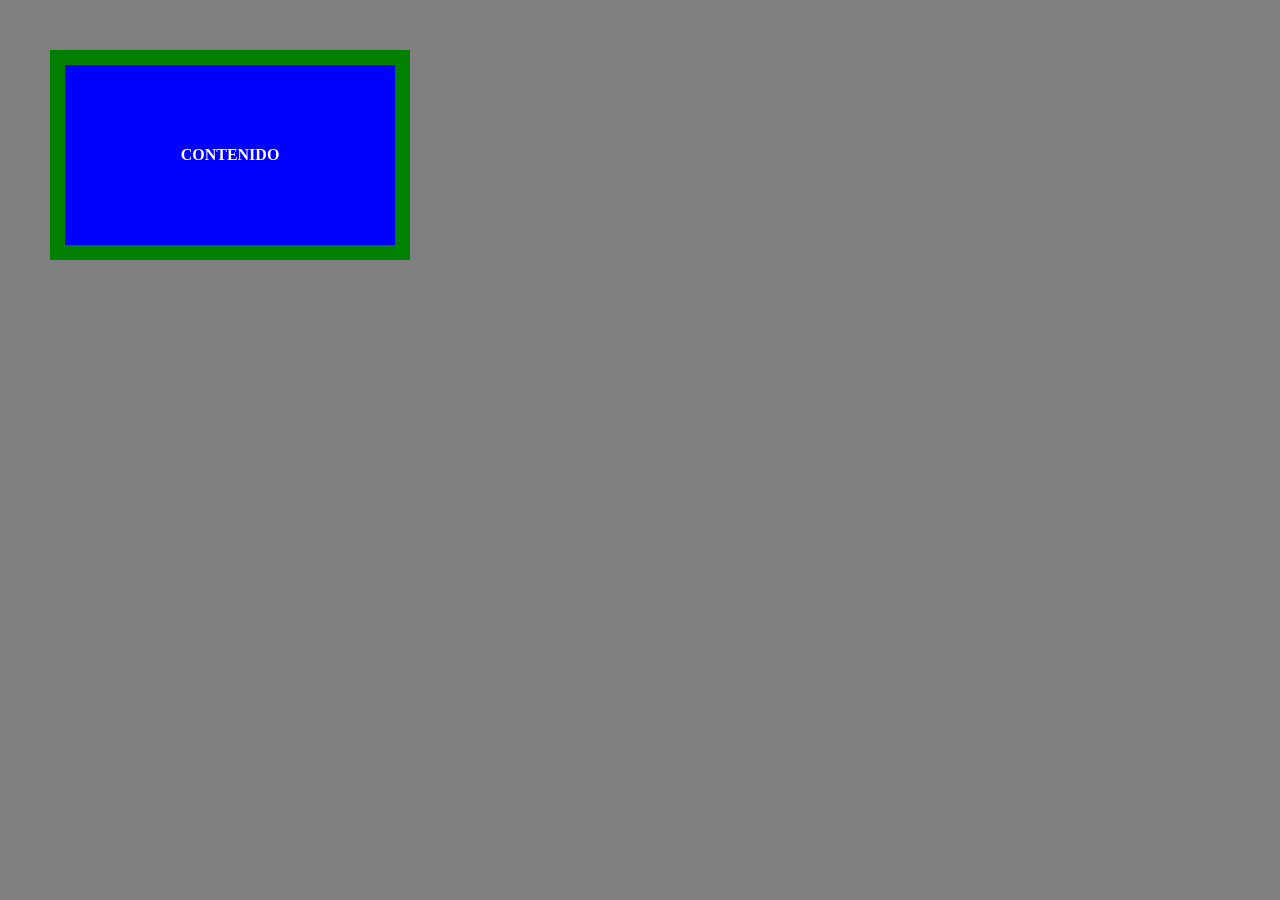
<file: 23400611_Rivera_Romero_Gibran_Alonso/U3/index.html>
<!doctype html>
<html lang="es">
  <head>
    <style>
        body {
            margin: 0;
            background-color: gray;
        }

        .caja-demostrativa{
            width: 250px;
            height: 100px;

            background-color: blue;
            color: white;
            font-weight: bold;
            text-align: center;
            align-content: center;

            padding: 40px;

            border: 15px solid green;

            margin: 50px;
        }
    </style>
  </head>
  <body>
    <div class="caja-demostrativa"> CONTENIDO </div> 
  </body>
</html>
</file>
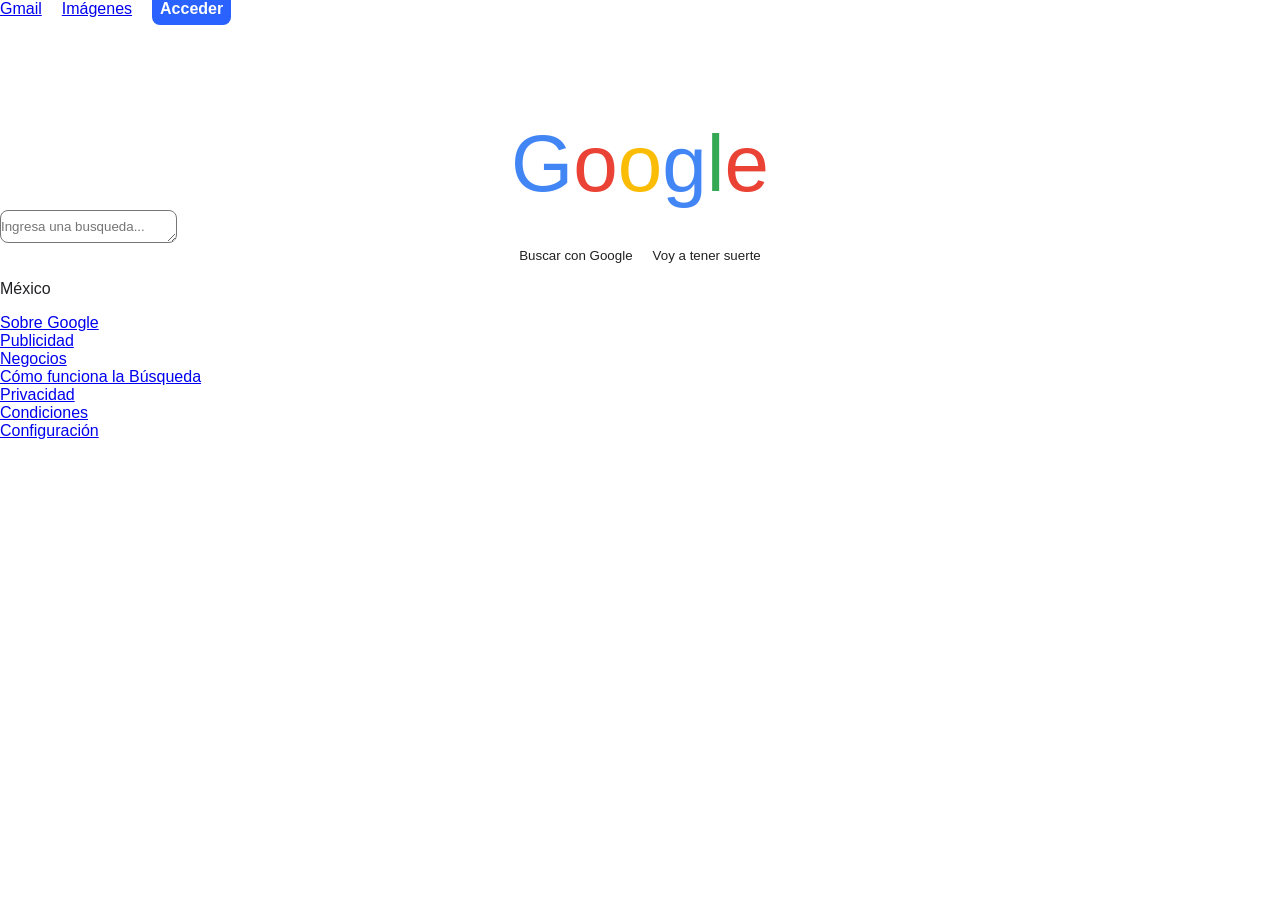
<file: 23400611_Rivera_Romero_Gibran_Alonso/U3/google/index.html>
<!DOCTYPE html>
<html lang="es">

<head>
  <meta charset="UTF-8" />
  <title>Google</title>
  <link rel="stylesheet" href="./css/styles.css" />
</head>

<body>
  <header>
    <nav class="nav-top">
      <ul>
        <li><a href="#">Gmail</a></li>
        <li><a href="#">Imágenes</a></li>
        <li><a href="#" class="btn-login">Acceder</a></li>
      </ul>
    </nav>
  </header>

  <main class="main-content">
    <h1 id="google-logo" aria-label="Google">
      <span class="g">G</span>
      <span class="o1">o</span>
      <span class="o2">o</span>
      <span class="g2">g</span>
      <span class="l">l</span>
      <span class="e">e</span>
    </h1>
    <div class="search-container">
      <textarea class="search-input" rows="1" placeholder="Ingresa una busqueda..."></textarea>
    </div>
    <div class="buttons">
      <button class="btn-search">Buscar con Google</button>
      <button class="btn-lucky">Voy a tener suerte</button>
    </div>
  </main>
  <footer>
    <p class="country">México</p>
    <div class="footer-links">
      <ul class="left-links">
        <li><a href="#">Sobre Google</a></li>
        <li><a href="#">Publicidad</a></li>
        <li><a href="#">Negocios</a></li>
        <li><a href="#">Cómo funciona la Búsqueda</a></li>
      </ul>
      <ul class="right-links">
        <li><a href="#">Privacidad</a></li>
        <li><a href="#">Condiciones</a></li>
        <li><a href="#">Configuración</a></li>
      </ul>
    </div>
  </footer>

</body>

</html>
</file>
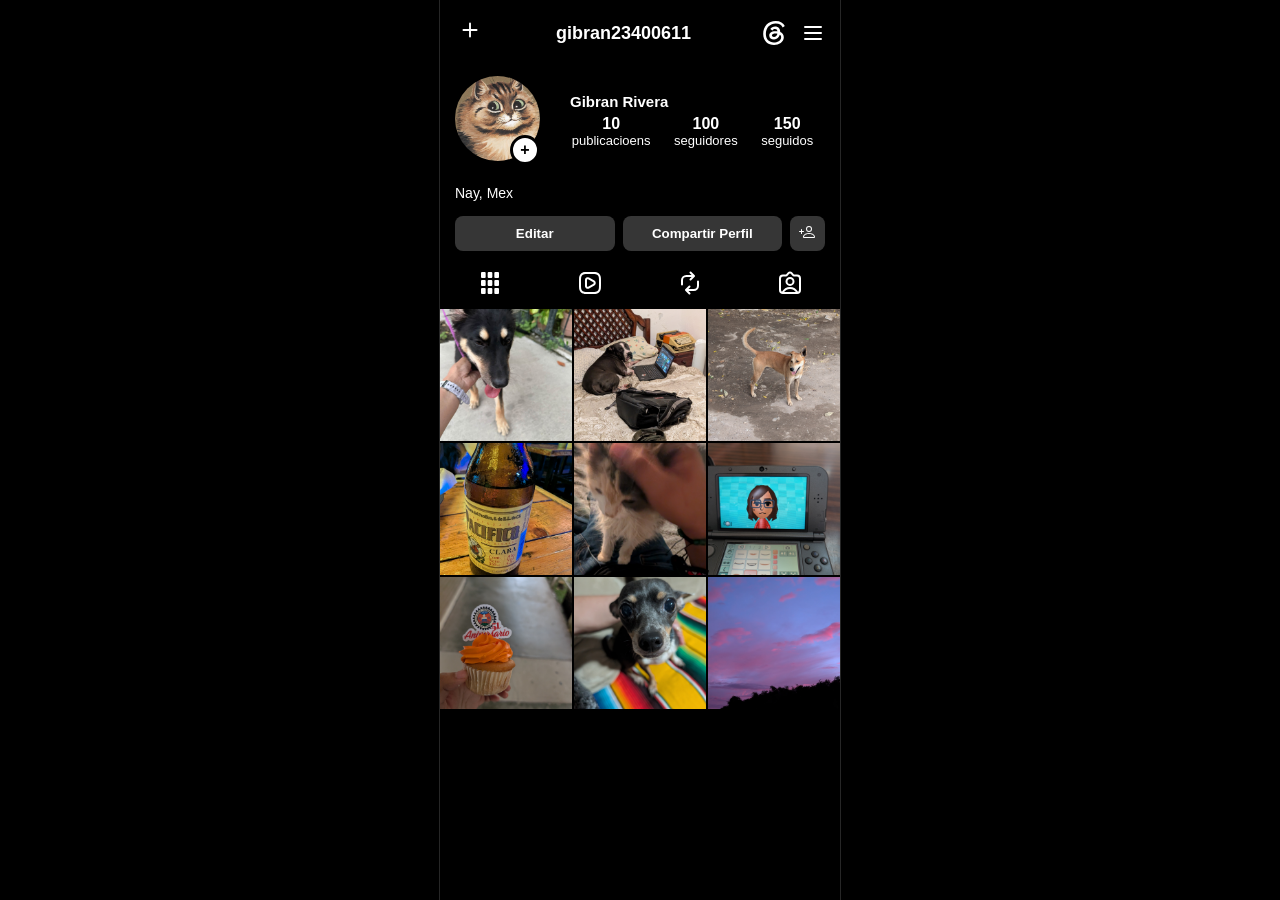
<file: 23400611_Rivera_Romero_Gibran_Alonso/U3/instagram/index.html>
<!DOCTYPE html>
<html lang="es">
    <head>
        <meta charset="UTF-8">
        <title>Instagram</title>
        <link rel="stylesheet" href="./css/style.css">
    </head>
    <body>
        <main class="app-container">
            <nav class="nav-container">
                <div class="nav-left">
                    <svg xmlns="http://www.w3.org/2000/svg" width="30" fill="currentColor" class="bi bi-plus" viewBox="0 0 16 16"> <path d="M8 4a.5.5 0 0 1 .5.5v3h3a.5.5 0 0 1 0 1h-3v3a.5.5 0 0 1-1 0v-3h-3a.5.5 0 0 1 0-1h3v-3A.5.5 0 0 1 8 4" /> </svg>
                </div>
                <div class="nav-center">
                    gibran23400611
                </div>
                <div class="nav-right">
                    <svg aria-label="" class="x1lliihq x1n2onr6 x5n08af" fill="currentColor" height="24" role="img" viewBox="0 0 976.98 1082" width="24"> <title></title> <path class="xcslo1z" d="M770.347,500.347c-1.355-156.85-86.386-251.367-230.025-251.367-95.872,0-176.499,43.362-218.846,112.472l92.823,64.705c24.053-37.942,57.252-69.448,118.231-69.448,68.77,0,104.341,38.281,114.504,109.423-33.2-5.081-66.399-7.791-100.615-7.791-185.646,0-273.049,84.015-273.049,195.131,0,113.149,87.403,179.548,216.136,179.548,141.267,0,225.621-95.194,260.176-213.086,35.91,16.261,60.64,54.203,60.64,111.116,0,152.447-175.822,235.446-324.881,235.446-219.862,0-363.501-144.316-363.501-379.084,0-287.616,190.05-471.907,445.483-471.907,171.418,0,256.11,75.207,313.701,176.16l94.856-66.399C913.308,94.501,773.396,1,563.358,1,228.653,1,.999,238.478.999,583.008c0,315.057,222.911,497.992,488.507,497.992,219.523,0,441.418-128.055,441.418-347.24,0-114.504-65.721-190.389-160.577-233.413ZM485.441,718.854c-48.444,0-91.129-23.036-91.129-65.383,0-66.738,81.983-87.064,162.271-87.064,30.489,0,60.301,2.032,86.725,7.792-18.971,86.725-75.207,144.655-157.867,144.655Z"> </path> </svg>
                    <svg width="24" viewBox="0 0 24 24" fill="none" xmlns="http://www.w3.org/2000/svg" stroke="#ffffff"><g id="SVGRepo_bgCarrier" stroke-width="0"></g><g id="SVGRepo_tracerCarrier" stroke-linecap="round" stroke-linejoin="round"></g><g id="SVGRepo_iconCarrier"> <path d="M4 18L20 18" stroke="#ffffff" stroke-width="2" stroke-linecap="round"></path> <path d="M4 12L20 12" stroke="#ffffff" stroke-width="2" stroke-linecap="round"></path> <path d="M4 6L20 6" stroke="#ffffff" stroke-width="2" stroke-linecap="round"></path> </g></svg>
                </div>
            </nav>

            <header>
                <div class="profile-header">
                    <div class="profile-pic-containter">
                        <img class="profile-pic" src="img/profile_picture.jpg">
                        <div class="add-story-btn">+</div>
                    </div>
                    <div class="profile-info">
                        <h1 class="name">Gibran Rivera</h1>
                        <div class="profile-stats">
                            <div class="stat-item">
                            <strong>10</strong>
                                <span>publicacioens</span>
                            </div>
                            <div class="stat-item">
                                <strong>100</strong>
                                <span>seguidores</span>
                            </div>
                            <div class="stat-item">
                                <strong>150</strong>
                                <span>seguidos</span>
                            </div>
                        </div>
                    </div>
                </div>
            </header>

            <section class="profile-bio">
                <p class="bio">Nay, Mex</p>
                <div class="action-buttons">
                   <button class="btn">Editar</button> 
                   <button class="btn">Compartir Perfil</button>
                   <button class="btn icon-btn">
                    <svg xmlns="http://www.w3.org/2000/svg" width="16" height="16" fill="currentColor" class="bi bi-person-plus" viewBox="0 0 16 16"> <path d="M6 8a3 3 0 1 0 0-6 3 3 0 0 0 0 6m2-3a2 2 0 1 1-4 0 2 2 0 0 1 4 0m4 8c0 1-1 1-1 1H1s-1 0-1-1 1-4 6-4 6 3 6 4m-1-.004c-.001-.246-.154-.986-.832-1.664C9.516 10.68 8.289 10 6 10s-3.516.68-4.168 1.332c-.678.678-.83 1.418-.832 1.664z" /> <path fill-rule="evenodd" d="M13.5 5a.5.5 0 0 1 .5.5V7h1.5a.5.5 0 0 1 0 1H14v1.5a.5.5 0 0 1-1 0V8h-1.5a.5.5 0 0 1 0-1H13V5.5a.5.5 0 0 1 .5-.5" /> </svg>
                   </button> 
                </div>
            </section>

            <section class="profile-tabs">
                <div class="tab">
                    <svg aria-label="Publicaciones" class="x1lliihq x1n2onr6 xyb1xck" fill="currentColor" height="24" role="img" viewBox="0 0 24 24" width="24"> <title>Publicaciones</title> <rect height="6" rx="1" ry="1" width="4.667" x="3" y="1"></rect> <rect height="6" rx="1" ry="1" width="4.667" x="16.333" y="1"></rect> <rect height="6" rx="1" ry="1" width="4.667" x="9.667" y="1"></rect> <rect height="6" rx="1" ry="1" width="4.667" x="3" y="9"></rect> <rect height="6" rx="1" ry="1" width="4.667" x="16.333" y="9"></rect> <rect height="6" rx="1" ry="1" width="4.667" x="9.667" y="9"></rect> <rect height="6" rx="1" ry="1" width="4.667" x="3" y="17"></rect> <rect height="6" rx="1" ry="1" width="4.667" x="16.333" y="17"></rect> <rect height="6" rx="1" ry="1" width="4.667" x="9.667" y="17"></rect> </svg>
                </div>
                <div class="tab">
                    <svg aria-label="Reels" class="x1lliihq x1n2onr6 x5n08af" fill="currentColor" height="24" role="img" viewBox="0 0 24 24" width="24"> <title>Reels</title> <path d="M22.935 7.468c-.063-1.36-.307-2.142-.512-2.67a5.341 5.341 0 0 0-1.27-1.95 5.345 5.345 0 0 0-1.95-1.27c-.53-.206-1.311-.45-2.672-.513C15.333 1.012 14.976 1 12 1s-3.333.012-4.532.065c-1.36.063-2.142.307-2.67.512-.77.298-1.371.69-1.95 1.27a5.36 5.36 0 0 0-1.27 1.95c-.206.53-.45 1.311-.513 2.672C1.012 8.667 1 9.024 1 12s.012 3.333.065 4.532c.063 1.36.307 2.142.512 2.67.297.77.69 1.372 1.27 1.95.58.581 1.181.974 1.95 1.27.53.206 1.311.45 2.672.513C8.667 22.988 9.024 23 12 23s3.333-.012 4.532-.065c1.36-.063 2.142-.307 2.67-.512a5.33 5.33 0 0 0 1.95-1.27 5.356 5.356 0 0 0 1.27-1.95c.206-.53.45-1.311.513-2.672.053-1.198.065-1.555.065-4.531s-.012-3.333-.065-4.532Zm-1.998 8.972c-.05 1.07-.228 1.652-.38 2.04-.197.51-.434.874-.82 1.258a3.362 3.362 0 0 1-1.258.82c-.387.151-.97.33-2.038.379-1.162.052-1.51.063-4.441.063s-3.28-.01-4.44-.063c-1.07-.05-1.652-.228-2.04-.38a3.354 3.354 0 0 1-1.258-.82 3.362 3.362 0 0 1-.82-1.258c-.151-.387-.33-.97-.379-2.038C3.011 15.28 3 14.931 3 12s.01-3.28.063-4.44c.05-1.07.228-1.652.38-2.04.197-.51.434-.875.82-1.26a3.372 3.372 0 0 1 1.258-.819c.387-.15.97-.329 2.038-.378C8.72 3.011 9.069 3 12 3s3.28.01 4.44.063c1.07.05 1.652.228 2.04.38.51.197.874.433 1.258.82.385.382.622.747.82 1.258.151.387.33.97.379 2.038C20.989 8.72 21 9.069 21 12s-.01 3.28-.063 4.44Zm-4.584-6.828-5.25-3a2.725 2.725 0 0 0-2.745.01A2.722 2.722 0 0 0 6.988 9v6c0 .992.512 1.88 1.37 2.379.432.25.906.376 1.38.376.468 0 .937-.123 1.365-.367l5.25-3c.868-.496 1.385-1.389 1.385-2.388s-.517-1.892-1.385-2.388Zm-.993 3.04-5.25 3a.74.74 0 0 1-.748-.003.74.74 0 0 1-.374-.649V9a.74.74 0 0 1 .374-.65.737.737 0 0 1 .748-.002l5.25 3c.341.196.378.521.378.652s-.037.456-.378.651Z"> </path> </svg>
                </div>
                <div class="tab">
                    <svg viewBox="0 0 24 24" width="24" height="24" fill="currentColor" role="img" title="Reposts" class="x14rh7hd" style="--x-color: rgb(var(--ig-secondary-icon));"> <title>Reposts</title> <path d="M19.998 9.497a1 1 0 0 0-1 1v4.228a3.274 3.274 0 0 1-3.27 3.27h-5.313l1.791-1.787a1 1 0 0 0-1.412-1.416L7.29 18.287a1.004 1.004 0 0 0-.294.707v.001c0 .023.012.042.013.065a.923.923 0 0 0 .281.643l3.502 3.504a1 1 0 0 0 1.414-1.414l-1.797-1.798h5.318a5.276 5.276 0 0 0 5.27-5.27v-4.228a1 1 0 0 0-1-1zm-6.41-3.496-1.795 1.795a1 1 0 1 0 1.414 1.414l3.5-3.5a1.003 1.003 0 0 0 0-1.417l-3.5-3.5a1 1 0 0 0-1.414 1.414l1.794 1.794H8.27A5.277 5.277 0 0 0 3 9.271V13.5a1 1 0 0 0 2 0V9.271a3.275 3.275 0 0 1 3.271-3.27z"> </path> </svg>  
                </div>
                <div class="tab">
                    <svg aria-label="Etiquetas" class="x1lliihq x1n2onr6 x1cp0k07" fill="currentColor" height="24" role="img" viewBox="0 0 24 24" width="24"> <title>Etiquetas</title> <path d="M21 7.48a2 2 0 0 0-2-2h-3.046a2.002 2.002 0 0 1-1.506-.683l-1.695-1.939a1 1 0 0 0-1.506 0L9.552 4.797c-.38.434-.93.682-1.506.682H5a2 2 0 0 0-2 2V19l.01.206A2 2 0 0 0 5 21h14a2 2 0 0 0 2-2V7.48ZM23 19a4 4 0 0 1-4 4H5a4 4 0 0 1-3.995-3.794L1 19V7.48a4 4 0 0 1 4-4h3.046l1.696-1.94a3 3 0 0 1 4.516 0l1.696 1.94H19a4 4 0 0 1 4 4V19Z" fill="currentColor"></path> <path d="M14.5 10.419a2.5 2.5 0 1 0-5 0 2.5 2.5 0 0 0 5 0Zm2 0a4.5 4.5 0 1 1-9 0 4.5 4.5 0 0 1 9 0ZM12 16.003c3.511 0 6.555 1.99 8.13 4.906a1 1 0 0 1-1.76.95c-1.248-2.31-3.64-3.857-6.37-3.857S6.878 19.55 5.63 21.86a1 1 0 0 1-1.76-.951c1.575-2.915 4.618-4.906 8.13-4.906Z" fill="currentColor"></path> </svg>
                </div>
            </section>

            <section class="gallery">
                <div class="post">
                    <img src="./img/1.jpg">
                </div>
                <div class="post">
                    <img src="./img/2.jpg">
                </div>
                <div class="post">
                    <img src="./img/3.jpg">
                </div>
                <div class="post">
                    <img src="./img/4.jpg">
                </div>
                <div class="post">
                    <img src="./img/5.jpg">
                </div>
                <div class="post">
                    <img src="./img/6.jpg">
                </div>
                <div class="post">
                    <img src="./img/7.jpg">
                </div>
                <div class="post">
                    <img src="./img/8.jpg">
                </div>
                <div class="post">
                    <img src="./img/9.jpg">
                </div>
            </section>
        </main>
    </body>
</html>
</file>
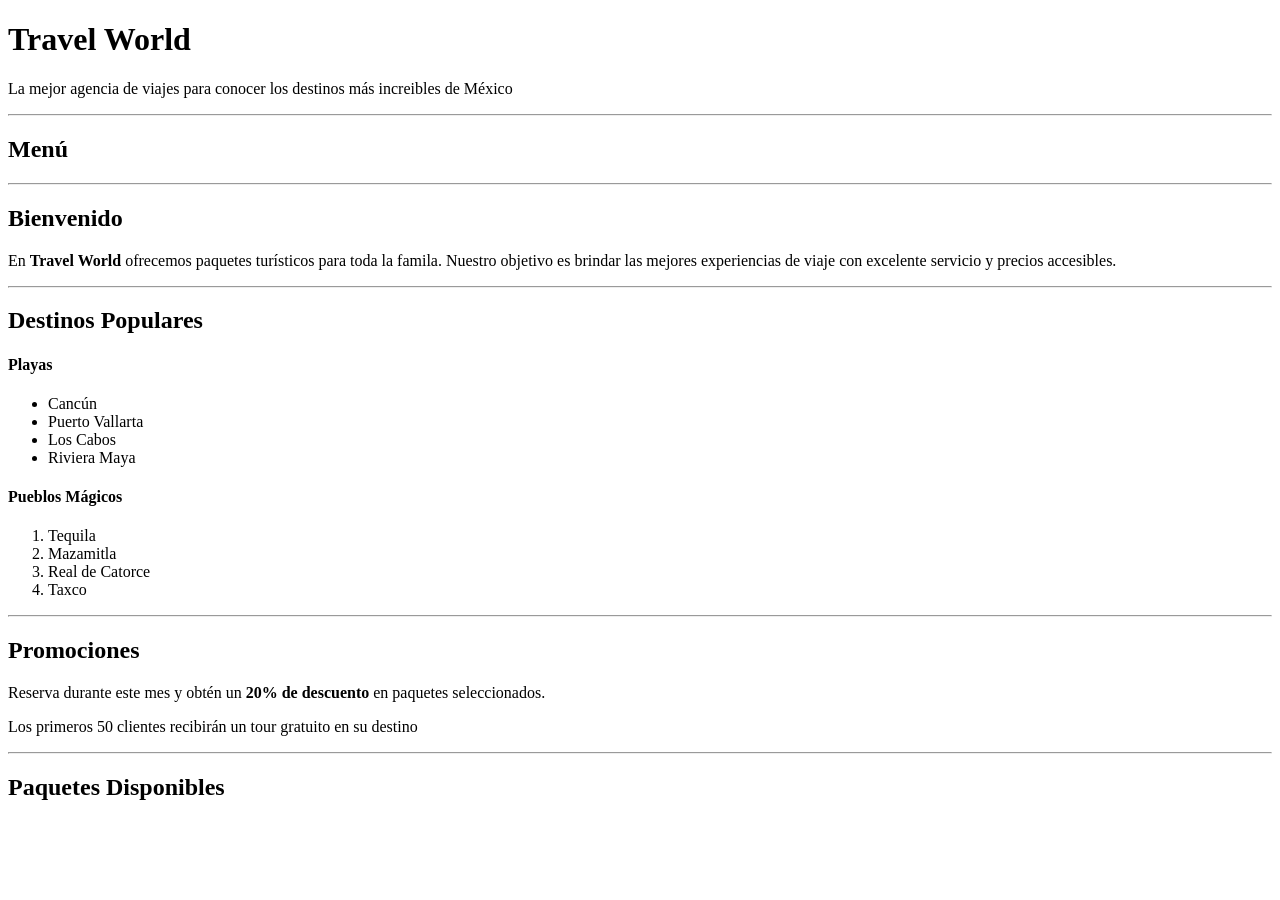
<file: 23400611_Rivera_Romero_Gibran_Alonso/U2/Ejercicio3.html>
<!doctype html>
<html>
  <head>
    <meta charset="UTF-8" />
    <title>Travel World</title>
  </head>
  <body>
    <h1>Travel World</h1>
    <p>
      La mejor agencia de viajes para conocer los destinos más increibles de
      México
    </p>
    <hr />
    <h2>Menú</h2>

    <hr />
    <h2>Bienvenido</h2>
    <p>
      En <strong>Travel World</strong> ofrecemos paquetes turísticos para toda
      la famila. Nuestro objetivo es brindar las mejores experiencias de viaje
      con excelente servicio y precios accesibles.
    </p>

    <hr />
    <h2>Destinos Populares</h2>
    <h4>Playas</h4>
    <ul>
      <li>Cancún</li>
      <li>Puerto Vallarta</li>
      <li>Los Cabos</li>
      <li>Riviera Maya</li>
    </ul>
    <h4>Pueblos Mágicos</h4>
    <ol>
      <li>Tequila</li>
      <li>Mazamitla</li>
      <li>Real de Catorce</li>
      <li>Taxco</li>
    </ol>
    <hr />
    <h2>Promociones</h2>
    <p>
      Reserva durante este mes y obtén un <strong>20% de descuento</strong> en
      paquetes seleccionados.
    </p>
    <p>Los primeros 50 clientes recibirán un tour gratuito en su destino</p>
    <hr />
    <h2>Paquetes Disponibles</h2>
  </body>
</html>
</file>
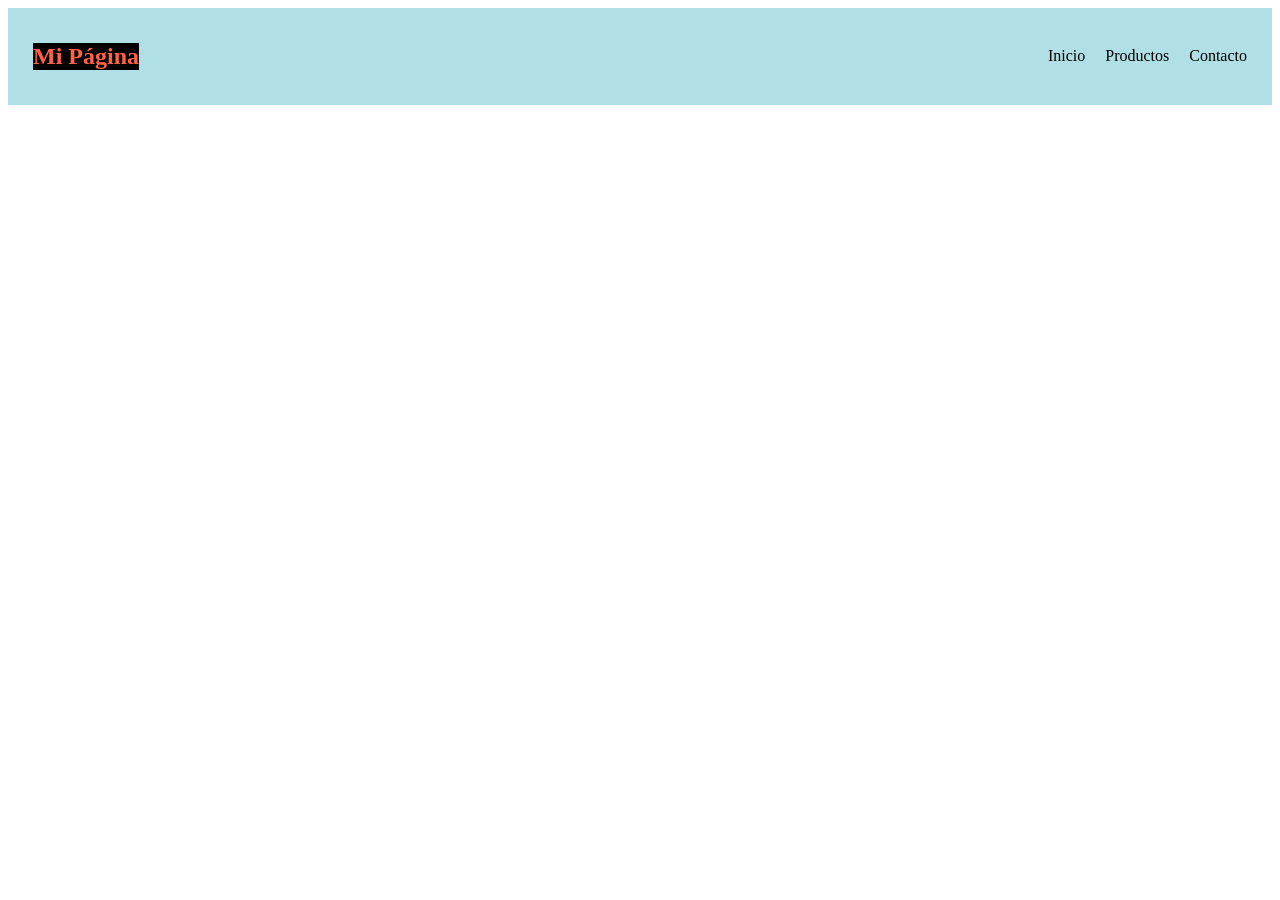
<file: 23400611_Rivera_Romero_Gibran_Alonso/U3/flex.html>
<!DOCTYPE html>
<html lang="es">
    <head>
        <meta charset="UTF-8">
        <title>Ejemplo Flex</title>
        <style>
            .navbar {
                display: flex;
                justify-content: space-between;
                align-items: center;
                background-color: powderblue;
                padding: 15px 25px;
            }

            .menu {
                display: flex;
                gap: 20px;
            }

            .menu a {
                color: black;
                text-decoration: none;
            }
        </style>        
    </head>
    <body>
        <nav class="navbar">
            <h2 style="color: tomato; background-color: black;">Mi Página</h2>
            <div class="menu">
                <a href="#">Inicio</a>
                <a href="#">Productos</a>
                <a href="#">Contacto</a>
            </div>
        </nav>
    </body>
</html>
</file>
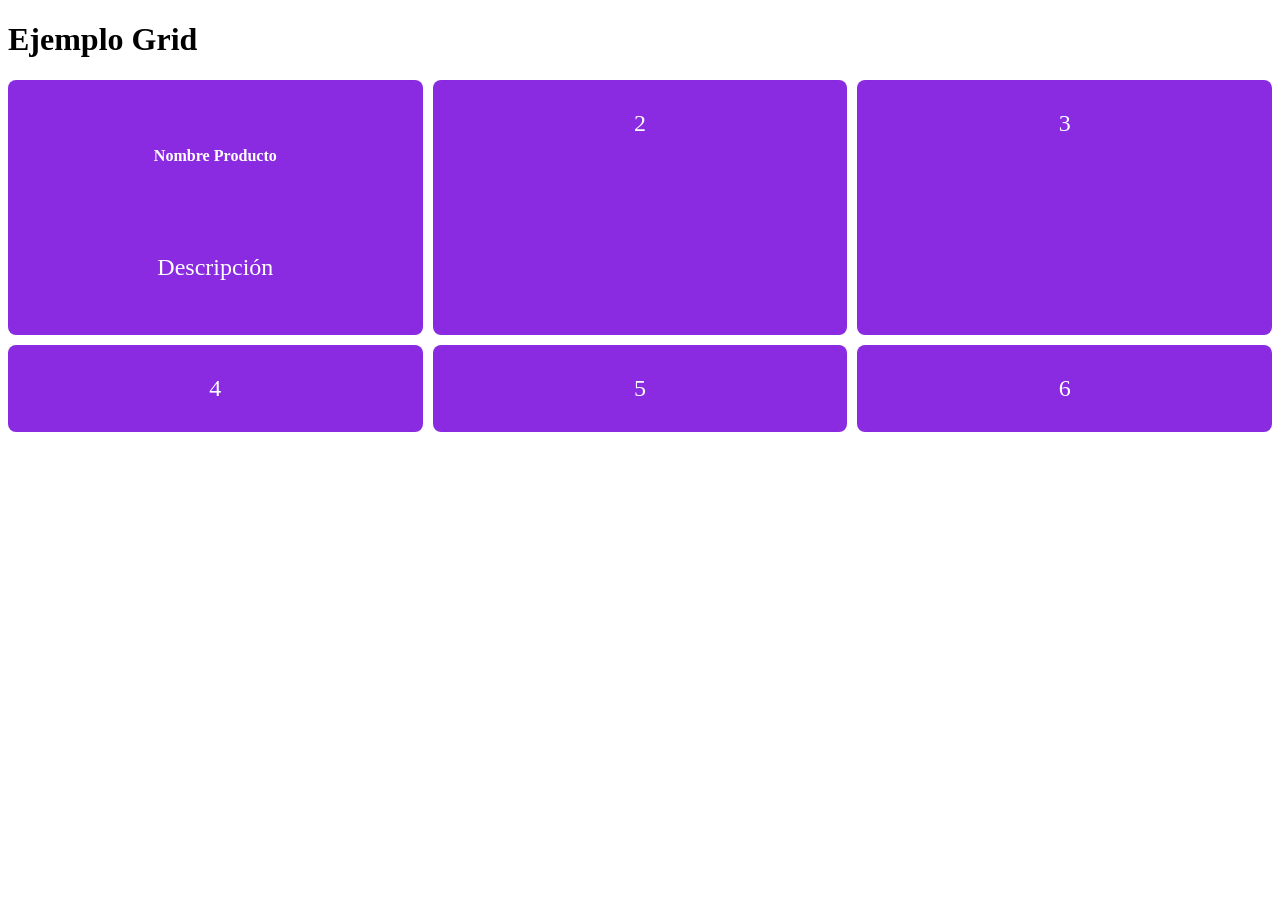
<file: 23400611_Rivera_Romero_Gibran_Alonso/U3/grid.html>
<!DOCTYPE html>
<html>

<head>
    <meta charset="UTF-8">
    <title>Ejemplo Grid</title>
    <style>
        .contenedor {
            display: grid;
            grid-template-columns: repeat(3, 1fr);
            gap: 10px
        }

        .caja {
            background-color: blueviolet;
            color: white;
            padding: 30px;
            text-align: center;
            font-size: 24px;
            border-radius: 8px;
        }
    </style>
</head>

<body>
    <h1>Ejemplo Grid</h1>
    <div class="contenedor">
        <div class="caja">
            <h6>Nombre Producto</h6>
            <img>
            <p>Descripción</p>
        </div>
        <div class="caja">2</div>
        <div class="caja">3</div>
        <div class="caja">4</div>
        <div class="caja">5</div>
        <div class="caja">6</div>
    </div>
</body>

</html>
</file>
<file: 23400611_Rivera_Romero_Gibran_Alonso/U3/google/css/styles.css>
body {
  margin: 0;
  font-family: Arial, sans-serif;
  background: #fff;
  color: #202124;
}

ul {
    list-style: none;
    margin: 0;
    padding: 0;
}

.nav-top ul{
    display: flex;
    gap: 20px;
    align-items: center;
    margin: 0;
    padding: 0;
}

.btn-login {
    flex: 1;
    background-color: #2962FF;
    color: white;
    border: none;
    padding: 8px;
    border-radius: 8px;
    font-weight: bold;
    text-decoration: none;
}

.main-content {
    display: flex;
    flex-direction: column;
    align-items: center;
    margin-top: 100px;
}

#google-logo {
  font-family: "Product Sans", Arial, sans-serif;
  font-weight: normal;
  font-size: 80px;
  margin:0;
  display: flex;
}

.g {color: #4285f4;}
.o1 {color: #ea4335;}
.o2 {color: #fbbc05;}
.g2 {color: #4285f4;}
.l {color: #34a853;}
.e {color: #ea4335}

.search-container {
    width: 100%;
    box-shadow: ;
}

.search-input {
    color: #212121;
    font-family: Arial, sans-serif;
    border-radius: 8px;
    padding: 8px 0;
}

.buttons {
    display: flex;
    gap: 8px;
}

.btn-search {
    background-color: #fff;
    color: #212121;
    border: none;
    font-family: Arial, sans-serif;
}

.btn-lucky {
    background-color: #fff;
    color: #212121;
    border: none;
    font-family: Arial, sans-serif;
}
</file>
<file: 23400611_Rivera_Romero_Gibran_Alonso/U3/instagram/css/style.css>
* {
    margin: 0;
    padding: 0;
}

body {
    background-color: black;
    color: white;
    font-family: Arial, Helvetica, sans-serif;
}

.app-container {
    max-width: 400px;
    margin: 0 auto;
    border-left: 1px solid #262626;
    border-right: 1px solid #262626;
    min-height: 100vh;
}

.nav-container {
    display: flex;
    justify-content: space-between;
    align-items: center;
    padding: 15px;
    font-size: 22px;
}

.nav-center {
    font-size: 18px;
    font-weight: bold;
}

.nav-right {
    display: flex;
    gap: 15px;
}

.profile-header {
    display: flex;
    align-items: center;
    padding: 10px 15px 20px 15px;
    gap: 20px;
}

.profile-pic-containter {
    position: relative;
    flex-shrink: 0;
}

.profile-pic {
    width: 85px;
    height: 85px;
    border-radius: 50px;
    object-fit: cover;
}

.add-story-btn {
    position: absolute;
    bottom: 0;
    right: 0;
    background-color: white;
    color: black;
    width: 24px;
    height: 24px;
    display: flex;
    justify-content: center;
    align-items: center;
    font-size: 16px;
    font-weight: bold;
    border: 3px solid black;
    border-radius: 50%;
}

.profile-info {
    flex: 1;
    min-width: 0;
}

.name {
    font-size: 15px;
    font-weight: bold;
    margin-bottom: 5px;
    margin-left: 10px;
}

.profile-stats {
    display: flex;
    justify-content: space-around;
    width: 100%;
}

.stat-item {
    display: flex;
    flex-direction: column;
    align-items: center;
    font-size: 13px;
}

.stat-item strong {
    font-size: 16px;
}

.profile-bio {
    padding: 0 15px 20px 15px;
}

.bio {
    font-size: 14px;
    margin-bottom: 15px;
}

.action-buttons {
    display: flex;
    gap: 8px;
}

.btn {
    flex: 1;
    background-color: #363636;
    color: white;
    border: none;
    padding: 8px 0;
    border-radius: 8px;
    font-weight: bold;
}

.icon-btn {
    flex: 0 0 35px;
    transform: scaleX(-1)
}

.profile-tabs {
    display: flex;
    justify-content: space-around;
    align-items: center;
    margin-bottom: 10px;
}

.gallery {
    display: grid;
    grid-template-columns: repeat(3, 1fr);
    gap: 2px
}

.post {
    background-color: #262626;
    aspect-ratio: 1/1;
    overflow: hidden;
}

.post img {
    width: 100%;
    height: 100%;
    object-fit: cover;
}
</file>
